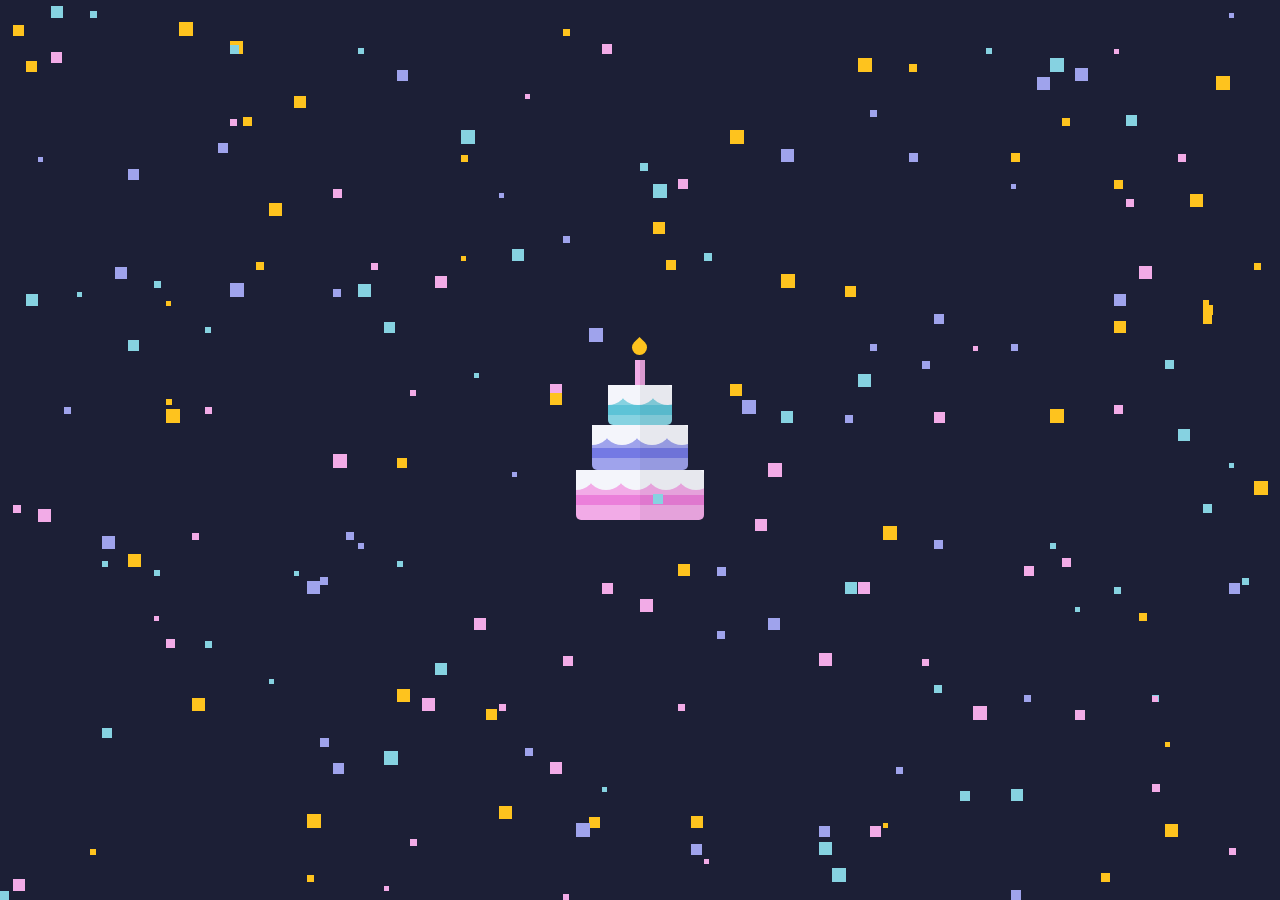
<file: index1.html>
<!DOCTYPE html>
<html lang="en" >
<head>
  <meta charset="UTF-8">
  <title>Birthday Cake</title>
  <link rel="icon" type="image/x-icon" href="cake.png">
  <link rel="stylesheet" href="./style1.css">
</head>
<body>
    <script>
    alert ('Haiiii ^~^')
    alert ('Untuk kamu yang sedang berulang Tahun')
    alert ('Selamat bertambah usia! Semoga diberi umur panjang, sehat selalu, dan selalu tetap semangat menjalani hidup karena kesuksesan di masa depan ditentukan oleh setiap usaha hari ini')
    alert ('Semoga ulang tahun ini memberimu semua kebahagiaan dan berkah yang layak kamu dapatkan.')
    alert ('Selamat Ulang Tahun')
      </script>
<!-- partial:index.partial.html -->
<div class="container">
  <div class="cake">
    <div class="tier tier-1">
      <div class="filling"></div>
      <div class="icing-group">
        <div class="icing"></div>
        <div class="icing"></div>
        <div class="icing"></div>
        <div class="icing"></div>
        <div class="icing"></div>
        <div class="icing"></div>
        <div class="icing"></div>
        <div class="icing"></div>
        <div class="icing"></div>
      </div>
    </div>
    <div class="tier tier-2">
      <div class="filling"></div>
      <div class="icing-group">
        <div class="icing"></div>
        <div class="icing"></div>
        <div class="icing"></div>
        <div class="icing"></div>
        <div class="icing"></div>
        <div class="icing"></div>
        <div class="icing"></div>
      </div>
    </div>
    <div class="tier tier-3">
      <div class="filling"></div>
      <div class="icing-group">
        <div class="icing"></div>
        <div class="icing"></div>
        <div class="icing"></div>
        <div class="icing"></div>
        <div class="icing"></div>
      </div>
    </div>
    <div class="candles">
      <div class="candle">
        <div class="flame">
          <div class="flame-in"></div>

        </div>
      </div>
    </div>
  </div>
</div>
<!-- partial -->
  <script  src="./script1.js"></script>
</body>
</html>
</file>
<file: style1.css>
html,
body {
  height: 100%;
  width: 100%;
  overflow: hidden;
  padding: 0;
  margin: 0;
}

body {
  position: relative;
  background: #1c1f36;
  display: flex;
  align-items: center;
  justify-content: center;
}

html {
  box-sizing: border-box;
}

*,
*:before,
*:after {
  box-sizing: inherit;
}

* {
  position: absolute;
}

*:before,
*:after {
  content: "";
  position: absolute;
}

.container {
  position: relative;
  display: flex;
  align-items: center;
  justify-content: center;
  width: 200px;
  height: 200px;
  display: flex;
  align-items: center;
  justify-content: center;
}

.cake {
  width: 80%;
  height: 80%;
  left: 10%;
  bottom: 15%;
}

.filling {
  height: 10px;
  width: 100%;
  background-color: rgba(0, 0, 0, 0.1);
  top: 50%;
}

.tier {
  left: 10%;
  width: 80%;
  height: 50px;
  border-radius: 5px;
}
.tier .icing-group {
  width: 100%;
  height: 30px;
  overflow: hidden;
}
.tier .icing-group .icing {
  border-radius: 0 0 20px 20px;
  width: 40px;
  height: 20px;
  background-color: #f4f5fb;
}
.tier:after {
  border-radius: 0 5px 5px 0;
  right: 0;
  width: 50%;
  height: 100%;
  background-color: rgba(0, 0, 0, 0.05);
}

.tier-1 {
  background-color: #f2abe7;
  bottom: 0;
}
.tier-1 .filling {
  background-color: #eb7fda;
}

.tier-2 {
  bottom: 50px;
  width: 60%;
  height: 45px;
  left: 20%;
  background-color: #9fa3ec;
}
.tier-2 .filling {
  background-color: #747ae4;
}

.tier-3 {
  bottom: 95px;
  width: 40%;
  height: 40px;
  left: 30%;
  background-color: #86d2e1;
}
.tier-3 .filling {
  background-color: #5dc3d7;
}

.icing:nth-child(1) {
  left: -20px;
}

.icing:nth-child(2) {
  left: 10px;
}

.icing:nth-child(3) {
  left: 40px;
}

.icing:nth-child(4) {
  left: 70px;
}

.icing:nth-child(5) {
  left: 100px;
}

.icing:nth-child(6) {
  left: 130px;
}

.icing:nth-child(7) {
  left: 160px;
}

.icing:nth-child(8) {
  left: 190px;
}

.icing:nth-child(9) {
  left: 220px;
}

.candles {
  width: 40%;
  left: 30%;
  height: 30px;
  bottom: 135px;
}
.candles .candle {
  background-color: #f2abe7;
  left: 27px;
  width: 10px;
  height: 25px;
  bottom: 0;
}
.candles .candle:after {
  width: 50%;
  height: 100%;
  right: 0;
  background-color: rgba(0, 0, 0, 0.1);
}
.candles .candle .flame {
  width: 15px;
  height: 15px;
  bottom: 30px;
  left: -3px;
}
.candles .candle .flame .flame-in {
  width: 100%;
  height: 100%;
  background-color: #fec31e;
  border-radius: 0 50% 50%;
  transform: rotate(45deg);
  -webkit-animation: flame 2s linear infinite;
          animation: flame 2s linear infinite;
}

@-webkit-keyframes flame {
  50% {
    transform: scale(0.8) rotate(45deg);
  }
}

@keyframes flame {
  50% {
    transform: scale(0.8) rotate(45deg);
  }
}
.confetti {
  position: absolute;
  z-index: 999;
}

.confetti .rotate {
  -webkit-animation: driftRotate 1s infinite both ease-in-out;
          animation: driftRotate 1s infinite both ease-in-out;
  width: 100%;
  height: 100%;
}

.confetti .askew {
  width: 100%;
  height: 100%;
  -webkit-animation: drift 1s infinite alternate both ease-in-out;
          animation: drift 1s infinite alternate both ease-in-out;
}

.confetti:nth-child(0) .askew {
  -webkit-animation-duration: 1.14s;
          animation-duration: 1.14s;
  -webkit-animation-delay: -0.912s;
          animation-delay: -0.912s;
}

.confetti:nth-child(0) .rotate {
  -webkit-animation-duration: 1.27s;
          animation-duration: 1.27s;
  -webkit-animation-delay: -0.4191s;
          animation-delay: -0.4191s;
}

.confetti:nth-child(1) .askew {
  -webkit-animation-duration: 1.72s;
          animation-duration: 1.72s;
  -webkit-animation-delay: -0.8772s;
          animation-delay: -0.8772s;
}

.confetti:nth-child(1) .rotate {
  -webkit-animation-duration: 1.17s;
          animation-duration: 1.17s;
  -webkit-animation-delay: -0.5499s;
          animation-delay: -0.5499s;
}

.confetti:nth-child(2) .askew {
  -webkit-animation-duration: 1.21s;
          animation-duration: 1.21s;
  -webkit-animation-delay: -0.968s;
          animation-delay: -0.968s;
}

.confetti:nth-child(2) .rotate {
  -webkit-animation-duration: 1.18s;
          animation-duration: 1.18s;
  -webkit-animation-delay: -0.1416s;
          animation-delay: -0.1416s;
}

.confetti:nth-child(3) .askew {
  -webkit-animation-duration: 1.01s;
          animation-duration: 1.01s;
  -webkit-animation-delay: -0.9898s;
          animation-delay: -0.9898s;
}

.confetti:nth-child(3) .rotate {
  -webkit-animation-duration: 1.65s;
          animation-duration: 1.65s;
  -webkit-animation-delay: -0.1155s;
          animation-delay: -0.1155s;
}

.confetti:nth-child(4) .askew {
  -webkit-animation-duration: 1.09s;
          animation-duration: 1.09s;
  -webkit-animation-delay: -0.981s;
          animation-delay: -0.981s;
}

.confetti:nth-child(4) .rotate {
  -webkit-animation-duration: 1.12s;
          animation-duration: 1.12s;
  -webkit-animation-delay: -0.224s;
          animation-delay: -0.224s;
}

.confetti:nth-child(5) .askew {
  -webkit-animation-duration: 1.56s;
          animation-duration: 1.56s;
  -webkit-animation-delay: -1.1388s;
          animation-delay: -1.1388s;
}

.confetti:nth-child(5) .rotate {
  -webkit-animation-duration: 1.9s;
          animation-duration: 1.9s;
  -webkit-animation-delay: -0.342s;
          animation-delay: -0.342s;
}

.confetti:nth-child(6) .askew {
  -webkit-animation-duration: 1.37s;
          animation-duration: 1.37s;
  -webkit-animation-delay: -0.5206s;
          animation-delay: -0.5206s;
}

.confetti:nth-child(6) .rotate {
  -webkit-animation-duration: 1.93s;
          animation-duration: 1.93s;
  -webkit-animation-delay: -1.737s;
          animation-delay: -1.737s;
}

.confetti:nth-child(7) .askew {
  -webkit-animation-duration: 1.67s;
          animation-duration: 1.67s;
  -webkit-animation-delay: -0.2839s;
          animation-delay: -0.2839s;
}

.confetti:nth-child(7) .rotate {
  -webkit-animation-duration: 1.18s;
          animation-duration: 1.18s;
  -webkit-animation-delay: -0.059s;
          animation-delay: -0.059s;
}

.confetti:nth-child(8) .askew {
  -webkit-animation-duration: 1.07s;
          animation-duration: 1.07s;
  -webkit-animation-delay: -0.9095s;
          animation-delay: -0.9095s;
}

.confetti:nth-child(8) .rotate {
  -webkit-animation-duration: 1.86s;
          animation-duration: 1.86s;
  -webkit-animation-delay: -0.2604s;
          animation-delay: -0.2604s;
}

.confetti:nth-child(9) .askew {
  -webkit-animation-duration: 1.8s;
          animation-duration: 1.8s;
  -webkit-animation-delay: -1.656s;
          animation-delay: -1.656s;
}

.confetti:nth-child(9) .rotate {
  -webkit-animation-duration: 1.64s;
          animation-duration: 1.64s;
  -webkit-animation-delay: -0.0164s;
          animation-delay: -0.0164s;
}

.confetti:nth-child(10) .askew {
  -webkit-animation-duration: 1.88s;
          animation-duration: 1.88s;
  -webkit-animation-delay: -0.47s;
          animation-delay: -0.47s;
}

.confetti:nth-child(10) .rotate {
  -webkit-animation-duration: 1.84s;
          animation-duration: 1.84s;
  -webkit-animation-delay: -1.6376s;
          animation-delay: -1.6376s;
}

.confetti:nth-child(11) .askew {
  -webkit-animation-duration: 1.83s;
          animation-duration: 1.83s;
  -webkit-animation-delay: -0.4758s;
          animation-delay: -0.4758s;
}

.confetti:nth-child(11) .rotate {
  -webkit-animation-duration: 1.26s;
          animation-duration: 1.26s;
  -webkit-animation-delay: -0.2646s;
          animation-delay: -0.2646s;
}

.confetti:nth-child(12) .askew {
  -webkit-animation-duration: 1.24s;
          animation-duration: 1.24s;
  -webkit-animation-delay: -0.5704s;
          animation-delay: -0.5704s;
}

.confetti:nth-child(12) .rotate {
  -webkit-animation-duration: 1.54s;
          animation-duration: 1.54s;
  -webkit-animation-delay: -1.3244s;
          animation-delay: -1.3244s;
}

.confetti:nth-child(13) .askew {
  -webkit-animation-duration: 1.29s;
          animation-duration: 1.29s;
  -webkit-animation-delay: -0.4644s;
          animation-delay: -0.4644s;
}

.confetti:nth-child(13) .rotate {
  -webkit-animation-duration: 1.33s;
          animation-duration: 1.33s;
  -webkit-animation-delay: -0.9044s;
          animation-delay: -0.9044s;
}

.confetti:nth-child(14) .askew {
  -webkit-animation-duration: 1.14s;
          animation-duration: 1.14s;
  -webkit-animation-delay: -0.4902s;
          animation-delay: -0.4902s;
}

.confetti:nth-child(14) .rotate {
  -webkit-animation-duration: 1.85s;
          animation-duration: 1.85s;
  -webkit-animation-delay: -0.2035s;
          animation-delay: -0.2035s;
}

.confetti:nth-child(15) .askew {
  -webkit-animation-duration: 1.63s;
          animation-duration: 1.63s;
  -webkit-animation-delay: -0.9617s;
          animation-delay: -0.9617s;
}

.confetti:nth-child(15) .rotate {
  -webkit-animation-duration: 1.75s;
          animation-duration: 1.75s;
  -webkit-animation-delay: -1.26s;
          animation-delay: -1.26s;
}

.confetti:nth-child(16) .askew {
  -webkit-animation-duration: 1.17s;
          animation-duration: 1.17s;
  -webkit-animation-delay: -0.1521s;
          animation-delay: -0.1521s;
}

.confetti:nth-child(16) .rotate {
  -webkit-animation-duration: 1.98s;
          animation-duration: 1.98s;
  -webkit-animation-delay: -1.98s;
          animation-delay: -1.98s;
}

.confetti:nth-child(17) .askew {
  -webkit-animation-duration: 1.74s;
          animation-duration: 1.74s;
  -webkit-animation-delay: -1.305s;
          animation-delay: -1.305s;
}

.confetti:nth-child(17) .rotate {
  -webkit-animation-duration: 1.53s;
          animation-duration: 1.53s;
  -webkit-animation-delay: -0.918s;
          animation-delay: -0.918s;
}

.confetti:nth-child(18) .askew {
  -webkit-animation-duration: 1.22s;
          animation-duration: 1.22s;
  -webkit-animation-delay: -0.2196s;
          animation-delay: -0.2196s;
}

.confetti:nth-child(18) .rotate {
  -webkit-animation-duration: 1.51s;
          animation-duration: 1.51s;
  -webkit-animation-delay: -1.4647s;
          animation-delay: -1.4647s;
}

.confetti:nth-child(19) .askew {
  -webkit-animation-duration: 1.32s;
          animation-duration: 1.32s;
  -webkit-animation-delay: -0.3036s;
          animation-delay: -0.3036s;
}

.confetti:nth-child(19) .rotate {
  -webkit-animation-duration: 1.9s;
          animation-duration: 1.9s;
  -webkit-animation-delay: -0.361s;
          animation-delay: -0.361s;
}

.confetti:nth-child(20) .askew {
  -webkit-animation-duration: 1.42s;
          animation-duration: 1.42s;
  -webkit-animation-delay: -0.6958s;
          animation-delay: -0.6958s;
}

.confetti:nth-child(20) .rotate {
  -webkit-animation-duration: 1.72s;
          animation-duration: 1.72s;
  -webkit-animation-delay: -0.1376s;
          animation-delay: -0.1376s;
}

.confetti:nth-child(21) .askew {
  -webkit-animation-duration: 1.94s;
          animation-duration: 1.94s;
  -webkit-animation-delay: -1.746s;
          animation-delay: -1.746s;
}

.confetti:nth-child(21) .rotate {
  -webkit-animation-duration: 1.02s;
          animation-duration: 1.02s;
  -webkit-animation-delay: -0.5712s;
          animation-delay: -0.5712s;
}

.confetti:nth-child(22) .askew {
  -webkit-animation-duration: 1.1s;
          animation-duration: 1.1s;
  -webkit-animation-delay: -1.034s;
          animation-delay: -1.034s;
}

.confetti:nth-child(22) .rotate {
  -webkit-animation-duration: 1.67s;
          animation-duration: 1.67s;
  -webkit-animation-delay: -0.6179s;
          animation-delay: -0.6179s;
}

.confetti:nth-child(23) .askew {
  -webkit-animation-duration: 1.99s;
          animation-duration: 1.99s;
  -webkit-animation-delay: -0.5771s;
          animation-delay: -0.5771s;
}

.confetti:nth-child(23) .rotate {
  -webkit-animation-duration: 1.73s;
          animation-duration: 1.73s;
  -webkit-animation-delay: -1.384s;
          animation-delay: -1.384s;
}

.confetti:nth-child(24) .askew {
  -webkit-animation-duration: 1.63s;
          animation-duration: 1.63s;
  -webkit-animation-delay: -0.7498s;
          animation-delay: -0.7498s;
}

.confetti:nth-child(24) .rotate {
  -webkit-animation-duration: 1.53s;
          animation-duration: 1.53s;
  -webkit-animation-delay: -1.3158s;
          animation-delay: -1.3158s;
}

.confetti:nth-child(25) .askew {
  -webkit-animation-duration: 1.46s;
          animation-duration: 1.46s;
  -webkit-animation-delay: -1.2848s;
          animation-delay: -1.2848s;
}

.confetti:nth-child(25) .rotate {
  -webkit-animation-duration: 1.46s;
          animation-duration: 1.46s;
  -webkit-animation-delay: -1.3286s;
          animation-delay: -1.3286s;
}

.confetti:nth-child(26) .askew {
  -webkit-animation-duration: 1.66s;
          animation-duration: 1.66s;
  -webkit-animation-delay: -0.5644s;
          animation-delay: -0.5644s;
}

.confetti:nth-child(26) .rotate {
  -webkit-animation-duration: 1.18s;
          animation-duration: 1.18s;
  -webkit-animation-delay: -0.7198s;
          animation-delay: -0.7198s;
}

.confetti:nth-child(27) .askew {
  -webkit-animation-duration: 1.44s;
          animation-duration: 1.44s;
  -webkit-animation-delay: -0.1296s;
          animation-delay: -0.1296s;
}

.confetti:nth-child(27) .rotate {
  -webkit-animation-duration: 1.63s;
          animation-duration: 1.63s;
  -webkit-animation-delay: -1.1084s;
          animation-delay: -1.1084s;
}

.confetti:nth-child(28) .askew {
  -webkit-animation-duration: 1.24s;
          animation-duration: 1.24s;
  -webkit-animation-delay: -0.0744s;
          animation-delay: -0.0744s;
}

.confetti:nth-child(28) .rotate {
  -webkit-animation-duration: 1.45s;
          animation-duration: 1.45s;
  -webkit-animation-delay: -0.3335s;
          animation-delay: -0.3335s;
}

.confetti:nth-child(29) .askew {
  -webkit-animation-duration: 1.22s;
          animation-duration: 1.22s;
  -webkit-animation-delay: -1.1346s;
          animation-delay: -1.1346s;
}

.confetti:nth-child(29) .rotate {
  -webkit-animation-duration: 1.05s;
          animation-duration: 1.05s;
  -webkit-animation-delay: -0.714s;
          animation-delay: -0.714s;
}

.confetti:nth-child(30) .askew {
  -webkit-animation-duration: 1.43s;
          animation-duration: 1.43s;
  -webkit-animation-delay: -0.6435s;
          animation-delay: -0.6435s;
}

.confetti:nth-child(30) .rotate {
  -webkit-animation-duration: 1.42s;
          animation-duration: 1.42s;
  -webkit-animation-delay: -0.9372s;
          animation-delay: -0.9372s;
}

.confetti:nth-child(31) .askew {
  -webkit-animation-duration: 1.53s;
          animation-duration: 1.53s;
  -webkit-animation-delay: -0.0153s;
          animation-delay: -0.0153s;
}

.confetti:nth-child(31) .rotate {
  -webkit-animation-duration: 1.65s;
          animation-duration: 1.65s;
  -webkit-animation-delay: -0.1815s;
          animation-delay: -0.1815s;
}

.confetti:nth-child(32) .askew {
  -webkit-animation-duration: 1.51s;
          animation-duration: 1.51s;
  -webkit-animation-delay: -1.1325s;
          animation-delay: -1.1325s;
}

.confetti:nth-child(32) .rotate {
  -webkit-animation-duration: 1.79s;
          animation-duration: 1.79s;
  -webkit-animation-delay: -1.1098s;
          animation-delay: -1.1098s;
}

.confetti:nth-child(33) .askew {
  -webkit-animation-duration: 1.05s;
          animation-duration: 1.05s;
  -webkit-animation-delay: -0.8295s;
          animation-delay: -0.8295s;
}

.confetti:nth-child(33) .rotate {
  -webkit-animation-duration: 1.76s;
          animation-duration: 1.76s;
  -webkit-animation-delay: -0.3344s;
          animation-delay: -0.3344s;
}

.confetti:nth-child(34) .askew {
  -webkit-animation-duration: 1.09s;
          animation-duration: 1.09s;
  -webkit-animation-delay: -0.8284s;
          animation-delay: -0.8284s;
}

.confetti:nth-child(34) .rotate {
  -webkit-animation-duration: 1.99s;
          animation-duration: 1.99s;
  -webkit-animation-delay: -0.7164s;
          animation-delay: -0.7164s;
}

.confetti:nth-child(35) .askew {
  -webkit-animation-duration: 1.22s;
          animation-duration: 1.22s;
  -webkit-animation-delay: -0.9516s;
          animation-delay: -0.9516s;
}

.confetti:nth-child(35) .rotate {
  -webkit-animation-duration: 1.84s;
          animation-duration: 1.84s;
  -webkit-animation-delay: -0.8464s;
          animation-delay: -0.8464s;
}

.confetti:nth-child(36) .askew {
  -webkit-animation-duration: 1.63s;
          animation-duration: 1.63s;
  -webkit-animation-delay: -0.163s;
          animation-delay: -0.163s;
}

.confetti:nth-child(36) .rotate {
  -webkit-animation-duration: 1.14s;
          animation-duration: 1.14s;
  -webkit-animation-delay: -0.7068s;
          animation-delay: -0.7068s;
}

.confetti:nth-child(37) .askew {
  -webkit-animation-duration: 1.83s;
          animation-duration: 1.83s;
  -webkit-animation-delay: -1.0248s;
          animation-delay: -1.0248s;
}

.confetti:nth-child(37) .rotate {
  -webkit-animation-duration: 1.85s;
          animation-duration: 1.85s;
  -webkit-animation-delay: -0.333s;
          animation-delay: -0.333s;
}

.confetti:nth-child(38) .askew {
  -webkit-animation-duration: 1.44s;
          animation-duration: 1.44s;
  -webkit-animation-delay: -0.3456s;
          animation-delay: -0.3456s;
}

.confetti:nth-child(38) .rotate {
  -webkit-animation-duration: 1.55s;
          animation-duration: 1.55s;
  -webkit-animation-delay: -0.186s;
          animation-delay: -0.186s;
}

.confetti:nth-child(39) .askew {
  -webkit-animation-duration: 1.2s;
          animation-duration: 1.2s;
  -webkit-animation-delay: -0.324s;
          animation-delay: -0.324s;
}

.confetti:nth-child(39) .rotate {
  -webkit-animation-duration: 1.71s;
          animation-duration: 1.71s;
  -webkit-animation-delay: -1.0773s;
          animation-delay: -1.0773s;
}

.confetti:nth-child(40) .askew {
  -webkit-animation-duration: 1.8s;
          animation-duration: 1.8s;
  -webkit-animation-delay: -1.296s;
          animation-delay: -1.296s;
}

.confetti:nth-child(40) .rotate {
  -webkit-animation-duration: 1.35s;
          animation-duration: 1.35s;
  -webkit-animation-delay: -1.2285s;
          animation-delay: -1.2285s;
}

.confetti:nth-child(41) .askew {
  -webkit-animation-duration: 1.54s;
          animation-duration: 1.54s;
  -webkit-animation-delay: -0.7238s;
          animation-delay: -0.7238s;
}

.confetti:nth-child(41) .rotate {
  -webkit-animation-duration: 1.63s;
          animation-duration: 1.63s;
  -webkit-animation-delay: -0.6683s;
          animation-delay: -0.6683s;
}

.confetti:nth-child(42) .askew {
  -webkit-animation-duration: 1.51s;
          animation-duration: 1.51s;
  -webkit-animation-delay: -1.1476s;
          animation-delay: -1.1476s;
}

.confetti:nth-child(42) .rotate {
  -webkit-animation-duration: 1.27s;
          animation-duration: 1.27s;
  -webkit-animation-delay: -0.7239s;
          animation-delay: -0.7239s;
}

.confetti:nth-child(43) .askew {
  -webkit-animation-duration: 1.69s;
          animation-duration: 1.69s;
  -webkit-animation-delay: -1.5379s;
          animation-delay: -1.5379s;
}

.confetti:nth-child(43) .rotate {
  -webkit-animation-duration: 1.08s;
          animation-duration: 1.08s;
  -webkit-animation-delay: -0.7128s;
          animation-delay: -0.7128s;
}

.confetti:nth-child(44) .askew {
  -webkit-animation-duration: 1.31s;
          animation-duration: 1.31s;
  -webkit-animation-delay: -0.2358s;
          animation-delay: -0.2358s;
}

.confetti:nth-child(44) .rotate {
  -webkit-animation-duration: 1.59s;
          animation-duration: 1.59s;
  -webkit-animation-delay: -0.2226s;
          animation-delay: -0.2226s;
}

.confetti:nth-child(45) .askew {
  -webkit-animation-duration: 1.81s;
          animation-duration: 1.81s;
  -webkit-animation-delay: -1.7738s;
          animation-delay: -1.7738s;
}

.confetti:nth-child(45) .rotate {
  -webkit-animation-duration: 1.01s;
          animation-duration: 1.01s;
  -webkit-animation-delay: -0.5151s;
          animation-delay: -0.5151s;
}

.confetti:nth-child(46) .askew {
  -webkit-animation-duration: 1.89s;
          animation-duration: 1.89s;
  -webkit-animation-delay: -0.3591s;
          animation-delay: -0.3591s;
}

.confetti:nth-child(46) .rotate {
  -webkit-animation-duration: 1.22s;
          animation-duration: 1.22s;
  -webkit-animation-delay: -0.5368s;
          animation-delay: -0.5368s;
}

.confetti:nth-child(47) .askew {
  -webkit-animation-duration: 1.89s;
          animation-duration: 1.89s;
  -webkit-animation-delay: -1.4364s;
          animation-delay: -1.4364s;
}

.confetti:nth-child(47) .rotate {
  -webkit-animation-duration: 1.5s;
          animation-duration: 1.5s;
  -webkit-animation-delay: -1.215s;
          animation-delay: -1.215s;
}

.confetti:nth-child(48) .askew {
  -webkit-animation-duration: 1.5s;
          animation-duration: 1.5s;
  -webkit-animation-delay: -0.39s;
          animation-delay: -0.39s;
}

.confetti:nth-child(48) .rotate {
  -webkit-animation-duration: 1.36s;
          animation-duration: 1.36s;
  -webkit-animation-delay: -1.1968s;
          animation-delay: -1.1968s;
}

.confetti:nth-child(49) .askew {
  -webkit-animation-duration: 1.18s;
          animation-duration: 1.18s;
  -webkit-animation-delay: -0.8968s;
          animation-delay: -0.8968s;
}

.confetti:nth-child(49) .rotate {
  -webkit-animation-duration: 1.35s;
          animation-duration: 1.35s;
  -webkit-animation-delay: -0.567s;
          animation-delay: -0.567s;
}

.confetti:nth-child(50) .askew {
  -webkit-animation-duration: 1.93s;
          animation-duration: 1.93s;
  -webkit-animation-delay: -0.965s;
          animation-delay: -0.965s;
}

.confetti:nth-child(50) .rotate {
  -webkit-animation-duration: 1.26s;
          animation-duration: 1.26s;
  -webkit-animation-delay: -0.6678s;
          animation-delay: -0.6678s;
}

.confetti:nth-child(51) .askew {
  -webkit-animation-duration: 1.87s;
          animation-duration: 1.87s;
  -webkit-animation-delay: -0.6919s;
          animation-delay: -0.6919s;
}

.confetti:nth-child(51) .rotate {
  -webkit-animation-duration: 1.17s;
          animation-duration: 1.17s;
  -webkit-animation-delay: -0.4212s;
          animation-delay: -0.4212s;
}

.confetti:nth-child(52) .askew {
  -webkit-animation-duration: 1.38s;
          animation-duration: 1.38s;
  -webkit-animation-delay: -0.9246s;
          animation-delay: -0.9246s;
}

.confetti:nth-child(52) .rotate {
  -webkit-animation-duration: 1.1s;
          animation-duration: 1.1s;
  -webkit-animation-delay: -0.671s;
          animation-delay: -0.671s;
}

.confetti:nth-child(53) .askew {
  -webkit-animation-duration: 1.59s;
          animation-duration: 1.59s;
  -webkit-animation-delay: -0.3657s;
          animation-delay: -0.3657s;
}

.confetti:nth-child(53) .rotate {
  -webkit-animation-duration: 1.49s;
          animation-duration: 1.49s;
  -webkit-animation-delay: -0.8046s;
          animation-delay: -0.8046s;
}

.confetti:nth-child(54) .askew {
  -webkit-animation-duration: 1.5s;
          animation-duration: 1.5s;
  -webkit-animation-delay: -1.44s;
          animation-delay: -1.44s;
}

.confetti:nth-child(54) .rotate {
  -webkit-animation-duration: 1.15s;
          animation-duration: 1.15s;
  -webkit-animation-delay: -0.4255s;
          animation-delay: -0.4255s;
}

.confetti:nth-child(55) .askew {
  -webkit-animation-duration: 1.05s;
          animation-duration: 1.05s;
  -webkit-animation-delay: -0.3675s;
          animation-delay: -0.3675s;
}

.confetti:nth-child(55) .rotate {
  -webkit-animation-duration: 1.95s;
          animation-duration: 1.95s;
  -webkit-animation-delay: -0.6825s;
          animation-delay: -0.6825s;
}

.confetti:nth-child(56) .askew {
  -webkit-animation-duration: 1.01s;
          animation-duration: 1.01s;
  -webkit-animation-delay: -0.2828s;
          animation-delay: -0.2828s;
}

.confetti:nth-child(56) .rotate {
  -webkit-animation-duration: 1.02s;
          animation-duration: 1.02s;
  -webkit-animation-delay: -0.0306s;
          animation-delay: -0.0306s;
}

.confetti:nth-child(57) .askew {
  -webkit-animation-duration: 1.96s;
          animation-duration: 1.96s;
  -webkit-animation-delay: -0.7252s;
          animation-delay: -0.7252s;
}

.confetti:nth-child(57) .rotate {
  -webkit-animation-duration: 1.55s;
          animation-duration: 1.55s;
  -webkit-animation-delay: -0.124s;
          animation-delay: -0.124s;
}

.confetti:nth-child(58) .askew {
  -webkit-animation-duration: 1.98s;
          animation-duration: 1.98s;
  -webkit-animation-delay: -1.5246s;
          animation-delay: -1.5246s;
}

.confetti:nth-child(58) .rotate {
  -webkit-animation-duration: 1.19s;
          animation-duration: 1.19s;
  -webkit-animation-delay: -0.3689s;
          animation-delay: -0.3689s;
}

.confetti:nth-child(59) .askew {
  -webkit-animation-duration: 1.67s;
          animation-duration: 1.67s;
  -webkit-animation-delay: -1.1857s;
          animation-delay: -1.1857s;
}

.confetti:nth-child(59) .rotate {
  -webkit-animation-duration: 1.03s;
          animation-duration: 1.03s;
  -webkit-animation-delay: -0.2884s;
          animation-delay: -0.2884s;
}

.confetti:nth-child(60) .askew {
  -webkit-animation-duration: 1.54s;
          animation-duration: 1.54s;
  -webkit-animation-delay: -0.2002s;
          animation-delay: -0.2002s;
}

.confetti:nth-child(60) .rotate {
  -webkit-animation-duration: 1.64s;
          animation-duration: 1.64s;
  -webkit-animation-delay: -1.4104s;
          animation-delay: -1.4104s;
}

.confetti:nth-child(61) .askew {
  -webkit-animation-duration: 1.09s;
          animation-duration: 1.09s;
  -webkit-animation-delay: -1.0464s;
          animation-delay: -1.0464s;
}

.confetti:nth-child(61) .rotate {
  -webkit-animation-duration: 1.45s;
          animation-duration: 1.45s;
  -webkit-animation-delay: -0.464s;
          animation-delay: -0.464s;
}

.confetti:nth-child(62) .askew {
  -webkit-animation-duration: 1.57s;
          animation-duration: 1.57s;
  -webkit-animation-delay: -1.413s;
          animation-delay: -1.413s;
}

.confetti:nth-child(62) .rotate {
  -webkit-animation-duration: 1.05s;
          animation-duration: 1.05s;
  -webkit-animation-delay: -0.5985s;
          animation-delay: -0.5985s;
}

.confetti:nth-child(63) .askew {
  -webkit-animation-duration: 1.09s;
          animation-duration: 1.09s;
  -webkit-animation-delay: -0.981s;
          animation-delay: -0.981s;
}

.confetti:nth-child(63) .rotate {
  -webkit-animation-duration: 1.49s;
          animation-duration: 1.49s;
  -webkit-animation-delay: -0.7599s;
          animation-delay: -0.7599s;
}

.confetti:nth-child(64) .askew {
  -webkit-animation-duration: 1.57s;
          animation-duration: 1.57s;
  -webkit-animation-delay: -1.5543s;
          animation-delay: -1.5543s;
}

.confetti:nth-child(64) .rotate {
  -webkit-animation-duration: 1.81s;
          animation-duration: 1.81s;
  -webkit-animation-delay: -0.8145s;
          animation-delay: -0.8145s;
}

.confetti:nth-child(65) .askew {
  -webkit-animation-duration: 1.37s;
          animation-duration: 1.37s;
  -webkit-animation-delay: -0.4247s;
          animation-delay: -0.4247s;
}

.confetti:nth-child(65) .rotate {
  -webkit-animation-duration: 1.95s;
          animation-duration: 1.95s;
  -webkit-animation-delay: -1.6965s;
          animation-delay: -1.6965s;
}

.confetti:nth-child(66) .askew {
  -webkit-animation-duration: 1.13s;
          animation-duration: 1.13s;
  -webkit-animation-delay: -1.0622s;
          animation-delay: -1.0622s;
}

.confetti:nth-child(66) .rotate {
  -webkit-animation-duration: 1.79s;
          animation-duration: 1.79s;
  -webkit-animation-delay: -0.7876s;
          animation-delay: -0.7876s;
}

.confetti:nth-child(67) .askew {
  -webkit-animation-duration: 1.17s;
          animation-duration: 1.17s;
  -webkit-animation-delay: -1.1583s;
          animation-delay: -1.1583s;
}

.confetti:nth-child(67) .rotate {
  -webkit-animation-duration: 1.81s;
          animation-duration: 1.81s;
  -webkit-animation-delay: -0.5249s;
          animation-delay: -0.5249s;
}

.confetti:nth-child(68) .askew {
  -webkit-animation-duration: 1.58s;
          animation-duration: 1.58s;
  -webkit-animation-delay: -1.5484s;
          animation-delay: -1.5484s;
}

.confetti:nth-child(68) .rotate {
  -webkit-animation-duration: 1.52s;
          animation-duration: 1.52s;
  -webkit-animation-delay: -0.8208s;
          animation-delay: -0.8208s;
}

.confetti:nth-child(69) .askew {
  -webkit-animation-duration: 1.89s;
          animation-duration: 1.89s;
  -webkit-animation-delay: -0.3969s;
          animation-delay: -0.3969s;
}

.confetti:nth-child(69) .rotate {
  -webkit-animation-duration: 1.51s;
          animation-duration: 1.51s;
  -webkit-animation-delay: -0.4681s;
          animation-delay: -0.4681s;
}

.confetti:nth-child(70) .askew {
  -webkit-animation-duration: 1.54s;
          animation-duration: 1.54s;
  -webkit-animation-delay: -1.4168s;
          animation-delay: -1.4168s;
}

.confetti:nth-child(70) .rotate {
  -webkit-animation-duration: 1.63s;
          animation-duration: 1.63s;
  -webkit-animation-delay: -0.0163s;
          animation-delay: -0.0163s;
}

.confetti:nth-child(71) .askew {
  -webkit-animation-duration: 1.89s;
          animation-duration: 1.89s;
  -webkit-animation-delay: -1.2096s;
          animation-delay: -1.2096s;
}

.confetti:nth-child(71) .rotate {
  -webkit-animation-duration: 1.09s;
          animation-duration: 1.09s;
  -webkit-animation-delay: -0.2507s;
          animation-delay: -0.2507s;
}

.confetti:nth-child(72) .askew {
  -webkit-animation-duration: 1.23s;
          animation-duration: 1.23s;
  -webkit-animation-delay: -1.2054s;
          animation-delay: -1.2054s;
}

.confetti:nth-child(72) .rotate {
  -webkit-animation-duration: 1.25s;
          animation-duration: 1.25s;
  -webkit-animation-delay: -1.2375s;
          animation-delay: -1.2375s;
}

.confetti:nth-child(73) .askew {
  -webkit-animation-duration: 1.86s;
          animation-duration: 1.86s;
  -webkit-animation-delay: -0.3348s;
          animation-delay: -0.3348s;
}

.confetti:nth-child(73) .rotate {
  -webkit-animation-duration: 1.95s;
          animation-duration: 1.95s;
  -webkit-animation-delay: -0.5655s;
          animation-delay: -0.5655s;
}

.confetti:nth-child(74) .askew {
  -webkit-animation-duration: 1.06s;
          animation-duration: 1.06s;
  -webkit-animation-delay: -0.7844s;
          animation-delay: -0.7844s;
}

.confetti:nth-child(74) .rotate {
  -webkit-animation-duration: 1.48s;
          animation-duration: 1.48s;
  -webkit-animation-delay: -1.0064s;
          animation-delay: -1.0064s;
}

.confetti:nth-child(75) .askew {
  -webkit-animation-duration: 1.51s;
          animation-duration: 1.51s;
  -webkit-animation-delay: -0.4379s;
          animation-delay: -0.4379s;
}

.confetti:nth-child(75) .rotate {
  -webkit-animation-duration: 1.54s;
          animation-duration: 1.54s;
  -webkit-animation-delay: -1.2782s;
          animation-delay: -1.2782s;
}

.confetti:nth-child(76) .askew {
  -webkit-animation-duration: 1.83s;
          animation-duration: 1.83s;
  -webkit-animation-delay: -1.1895s;
          animation-delay: -1.1895s;
}

.confetti:nth-child(76) .rotate {
  -webkit-animation-duration: 1.88s;
          animation-duration: 1.88s;
  -webkit-animation-delay: -1.598s;
          animation-delay: -1.598s;
}

.confetti:nth-child(77) .askew {
  -webkit-animation-duration: 1.29s;
          animation-duration: 1.29s;
  -webkit-animation-delay: -1.0965s;
          animation-delay: -1.0965s;
}

.confetti:nth-child(77) .rotate {
  -webkit-animation-duration: 1.03s;
          animation-duration: 1.03s;
  -webkit-animation-delay: -0.927s;
          animation-delay: -0.927s;
}

.confetti:nth-child(78) .askew {
  -webkit-animation-duration: 1.54s;
          animation-duration: 1.54s;
  -webkit-animation-delay: -0.9856s;
          animation-delay: -0.9856s;
}

.confetti:nth-child(78) .rotate {
  -webkit-animation-duration: 1.38s;
          animation-duration: 1.38s;
  -webkit-animation-delay: -0.8004s;
          animation-delay: -0.8004s;
}

.confetti:nth-child(79) .askew {
  -webkit-animation-duration: 1.58s;
          animation-duration: 1.58s;
  -webkit-animation-delay: -0.3476s;
          animation-delay: -0.3476s;
}

.confetti:nth-child(79) .rotate {
  -webkit-animation-duration: 1.22s;
          animation-duration: 1.22s;
  -webkit-animation-delay: -0.5124s;
          animation-delay: -0.5124s;
}

.confetti:nth-child(80) .askew {
  -webkit-animation-duration: 1.88s;
          animation-duration: 1.88s;
  -webkit-animation-delay: -1.0904s;
          animation-delay: -1.0904s;
}

.confetti:nth-child(80) .rotate {
  -webkit-animation-duration: 1.04s;
          animation-duration: 1.04s;
  -webkit-animation-delay: -0.7904s;
          animation-delay: -0.7904s;
}

.confetti:nth-child(81) .askew {
  -webkit-animation-duration: 1.82s;
          animation-duration: 1.82s;
  -webkit-animation-delay: -0.8918s;
          animation-delay: -0.8918s;
}

.confetti:nth-child(81) .rotate {
  -webkit-animation-duration: 1.88s;
          animation-duration: 1.88s;
  -webkit-animation-delay: -1.2784s;
          animation-delay: -1.2784s;
}

.confetti:nth-child(82) .askew {
  -webkit-animation-duration: 1.8s;
          animation-duration: 1.8s;
  -webkit-animation-delay: -0.738s;
          animation-delay: -0.738s;
}

.confetti:nth-child(82) .rotate {
  -webkit-animation-duration: 1.37s;
          animation-duration: 1.37s;
  -webkit-animation-delay: -0.3973s;
          animation-delay: -0.3973s;
}

.confetti:nth-child(83) .askew {
  -webkit-animation-duration: 1.63s;
          animation-duration: 1.63s;
  -webkit-animation-delay: -0.6357s;
          animation-delay: -0.6357s;
}

.confetti:nth-child(83) .rotate {
  -webkit-animation-duration: 1.06s;
          animation-duration: 1.06s;
  -webkit-animation-delay: -0.4664s;
          animation-delay: -0.4664s;
}

.confetti:nth-child(84) .askew {
  -webkit-animation-duration: 1.37s;
          animation-duration: 1.37s;
  -webkit-animation-delay: -1.2604s;
          animation-delay: -1.2604s;
}

.confetti:nth-child(84) .rotate {
  -webkit-animation-duration: 1.68s;
          animation-duration: 1.68s;
  -webkit-animation-delay: -0.9744s;
          animation-delay: -0.9744s;
}

.confetti:nth-child(85) .askew {
  -webkit-animation-duration: 1.33s;
          animation-duration: 1.33s;
  -webkit-animation-delay: -0.0399s;
          animation-delay: -0.0399s;
}

.confetti:nth-child(85) .rotate {
  -webkit-animation-duration: 1.12s;
          animation-duration: 1.12s;
  -webkit-animation-delay: -0.4032s;
          animation-delay: -0.4032s;
}

.confetti:nth-child(86) .askew {
  -webkit-animation-duration: 1.38s;
          animation-duration: 1.38s;
  -webkit-animation-delay: -0.0414s;
          animation-delay: -0.0414s;
}

.confetti:nth-child(86) .rotate {
  -webkit-animation-duration: 1.84s;
          animation-duration: 1.84s;
  -webkit-animation-delay: -0.3864s;
          animation-delay: -0.3864s;
}

.confetti:nth-child(87) .askew {
  -webkit-animation-duration: 1.39s;
          animation-duration: 1.39s;
  -webkit-animation-delay: -1.0425s;
          animation-delay: -1.0425s;
}

.confetti:nth-child(87) .rotate {
  -webkit-animation-duration: 1.78s;
          animation-duration: 1.78s;
  -webkit-animation-delay: -0.0712s;
          animation-delay: -0.0712s;
}

.confetti:nth-child(88) .askew {
  -webkit-animation-duration: 1.41s;
          animation-duration: 1.41s;
  -webkit-animation-delay: -1.2972s;
          animation-delay: -1.2972s;
}

.confetti:nth-child(88) .rotate {
  -webkit-animation-duration: 1.25s;
          animation-duration: 1.25s;
  -webkit-animation-delay: -0.35s;
          animation-delay: -0.35s;
}

.confetti:nth-child(89) .askew {
  -webkit-animation-duration: 1.08s;
          animation-duration: 1.08s;
  -webkit-animation-delay: -0.0324s;
          animation-delay: -0.0324s;
}

.confetti:nth-child(89) .rotate {
  -webkit-animation-duration: 1.5s;
          animation-duration: 1.5s;
  -webkit-animation-delay: -0.765s;
          animation-delay: -0.765s;
}

.confetti:nth-child(90) .askew {
  -webkit-animation-duration: 1.46s;
          animation-duration: 1.46s;
  -webkit-animation-delay: -0.7154s;
          animation-delay: -0.7154s;
}

.confetti:nth-child(90) .rotate {
  -webkit-animation-duration: 1.37s;
          animation-duration: 1.37s;
  -webkit-animation-delay: -0.4795s;
          animation-delay: -0.4795s;
}

.confetti:nth-child(91) .askew {
  -webkit-animation-duration: 1.35s;
          animation-duration: 1.35s;
  -webkit-animation-delay: -0.4455s;
          animation-delay: -0.4455s;
}

.confetti:nth-child(91) .rotate {
  -webkit-animation-duration: 1.55s;
          animation-duration: 1.55s;
  -webkit-animation-delay: -0.1085s;
          animation-delay: -0.1085s;
}

.confetti:nth-child(92) .askew {
  -webkit-animation-duration: 1.41s;
          animation-duration: 1.41s;
  -webkit-animation-delay: -0.0564s;
          animation-delay: -0.0564s;
}

.confetti:nth-child(92) .rotate {
  -webkit-animation-duration: 1.35s;
          animation-duration: 1.35s;
  -webkit-animation-delay: -0.0405s;
          animation-delay: -0.0405s;
}

.confetti:nth-child(93) .askew {
  -webkit-animation-duration: 1.4s;
          animation-duration: 1.4s;
  -webkit-animation-delay: -1.12s;
          animation-delay: -1.12s;
}

.confetti:nth-child(93) .rotate {
  -webkit-animation-duration: 1.64s;
          animation-duration: 1.64s;
  -webkit-animation-delay: -1.1316s;
          animation-delay: -1.1316s;
}

.confetti:nth-child(94) .askew {
  -webkit-animation-duration: 1.12s;
          animation-duration: 1.12s;
  -webkit-animation-delay: -0.0336s;
          animation-delay: -0.0336s;
}

.confetti:nth-child(94) .rotate {
  -webkit-animation-duration: 1.04s;
          animation-duration: 1.04s;
  -webkit-animation-delay: -0.4368s;
          animation-delay: -0.4368s;
}

.confetti:nth-child(95) .askew {
  -webkit-animation-duration: 1.74s;
          animation-duration: 1.74s;
  -webkit-animation-delay: -0.0522s;
          animation-delay: -0.0522s;
}

.confetti:nth-child(95) .rotate {
  -webkit-animation-duration: 1.24s;
          animation-duration: 1.24s;
  -webkit-animation-delay: -0.992s;
          animation-delay: -0.992s;
}

.confetti:nth-child(96) .askew {
  -webkit-animation-duration: 1.36s;
          animation-duration: 1.36s;
  -webkit-animation-delay: -0.1904s;
          animation-delay: -0.1904s;
}

.confetti:nth-child(96) .rotate {
  -webkit-animation-duration: 1.1s;
          animation-duration: 1.1s;
  -webkit-animation-delay: -0.726s;
          animation-delay: -0.726s;
}

.confetti:nth-child(97) .askew {
  -webkit-animation-duration: 1.37s;
          animation-duration: 1.37s;
  -webkit-animation-delay: -1.0412s;
          animation-delay: -1.0412s;
}

.confetti:nth-child(97) .rotate {
  -webkit-animation-duration: 1.44s;
          animation-duration: 1.44s;
  -webkit-animation-delay: -1.1088s;
          animation-delay: -1.1088s;
}

.confetti:nth-child(98) .askew {
  -webkit-animation-duration: 1.78s;
          animation-duration: 1.78s;
  -webkit-animation-delay: -0.7654s;
          animation-delay: -0.7654s;
}

.confetti:nth-child(98) .rotate {
  -webkit-animation-duration: 1.2s;
          animation-duration: 1.2s;
  -webkit-animation-delay: -0.168s;
          animation-delay: -0.168s;
}

.confetti:nth-child(99) .askew {
  -webkit-animation-duration: 1.39s;
          animation-duration: 1.39s;
  -webkit-animation-delay: -0.0278s;
          animation-delay: -0.0278s;
}

.confetti:nth-child(99) .rotate {
  -webkit-animation-duration: 1.44s;
          animation-duration: 1.44s;
  -webkit-animation-delay: -1.3248s;
          animation-delay: -1.3248s;
}

.confetti:nth-child(100) .askew {
  -webkit-animation-duration: 1.58s;
          animation-duration: 1.58s;
  -webkit-animation-delay: -0.0948s;
          animation-delay: -0.0948s;
}

.confetti:nth-child(100) .rotate {
  -webkit-animation-duration: 1.65s;
          animation-duration: 1.65s;
  -webkit-animation-delay: -1.1385s;
          animation-delay: -1.1385s;
}

.confetti:nth-child(101) .askew {
  -webkit-animation-duration: 1.72s;
          animation-duration: 1.72s;
  -webkit-animation-delay: -1.0492s;
          animation-delay: -1.0492s;
}

.confetti:nth-child(101) .rotate {
  -webkit-animation-duration: 1.31s;
          animation-duration: 1.31s;
  -webkit-animation-delay: -0.1965s;
          animation-delay: -0.1965s;
}

.confetti:nth-child(102) .askew {
  -webkit-animation-duration: 1.79s;
          animation-duration: 1.79s;
  -webkit-animation-delay: -1.0203s;
          animation-delay: -1.0203s;
}

.confetti:nth-child(102) .rotate {
  -webkit-animation-duration: 1.61s;
          animation-duration: 1.61s;
  -webkit-animation-delay: -0.483s;
          animation-delay: -0.483s;
}

.confetti:nth-child(103) .askew {
  -webkit-animation-duration: 1.63s;
          animation-duration: 1.63s;
  -webkit-animation-delay: -1.5159s;
          animation-delay: -1.5159s;
}

.confetti:nth-child(103) .rotate {
  -webkit-animation-duration: 1.47s;
          animation-duration: 1.47s;
  -webkit-animation-delay: -0.1617s;
          animation-delay: -0.1617s;
}

.confetti:nth-child(104) .askew {
  -webkit-animation-duration: 1.76s;
          animation-duration: 1.76s;
  -webkit-animation-delay: -0.528s;
          animation-delay: -0.528s;
}

.confetti:nth-child(104) .rotate {
  -webkit-animation-duration: 1.68s;
          animation-duration: 1.68s;
  -webkit-animation-delay: -0.504s;
          animation-delay: -0.504s;
}

.confetti:nth-child(105) .askew {
  -webkit-animation-duration: 1.95s;
          animation-duration: 1.95s;
  -webkit-animation-delay: -1.209s;
          animation-delay: -1.209s;
}

.confetti:nth-child(105) .rotate {
  -webkit-animation-duration: 1.02s;
          animation-duration: 1.02s;
  -webkit-animation-delay: -0.3162s;
          animation-delay: -0.3162s;
}

.confetti:nth-child(106) .askew {
  -webkit-animation-duration: 1.07s;
          animation-duration: 1.07s;
  -webkit-animation-delay: -0.0321s;
          animation-delay: -0.0321s;
}

.confetti:nth-child(106) .rotate {
  -webkit-animation-duration: 1.97s;
          animation-duration: 1.97s;
  -webkit-animation-delay: -1.379s;
          animation-delay: -1.379s;
}

.confetti:nth-child(107) .askew {
  -webkit-animation-duration: 1.22s;
          animation-duration: 1.22s;
  -webkit-animation-delay: -0.8906s;
          animation-delay: -0.8906s;
}

.confetti:nth-child(107) .rotate {
  -webkit-animation-duration: 1.79s;
          animation-duration: 1.79s;
  -webkit-animation-delay: -1.6826s;
          animation-delay: -1.6826s;
}

.confetti:nth-child(108) .askew {
  -webkit-animation-duration: 1.2s;
          animation-duration: 1.2s;
  -webkit-animation-delay: -0.54s;
          animation-delay: -0.54s;
}

.confetti:nth-child(108) .rotate {
  -webkit-animation-duration: 1.17s;
          animation-duration: 1.17s;
  -webkit-animation-delay: -1.17s;
          animation-delay: -1.17s;
}

.confetti:nth-child(109) .askew {
  -webkit-animation-duration: 1.32s;
          animation-duration: 1.32s;
  -webkit-animation-delay: -0.8316s;
          animation-delay: -0.8316s;
}

.confetti:nth-child(109) .rotate {
  -webkit-animation-duration: 1.21s;
          animation-duration: 1.21s;
  -webkit-animation-delay: -1.0285s;
          animation-delay: -1.0285s;
}

.confetti:nth-child(110) .askew {
  -webkit-animation-duration: 1.42s;
          animation-duration: 1.42s;
  -webkit-animation-delay: -0.1278s;
          animation-delay: -0.1278s;
}

.confetti:nth-child(110) .rotate {
  -webkit-animation-duration: 1.39s;
          animation-duration: 1.39s;
  -webkit-animation-delay: -0.4448s;
          animation-delay: -0.4448s;
}

.confetti:nth-child(111) .askew {
  -webkit-animation-duration: 1.77s;
          animation-duration: 1.77s;
  -webkit-animation-delay: -0.9912s;
          animation-delay: -0.9912s;
}

.confetti:nth-child(111) .rotate {
  -webkit-animation-duration: 1.64s;
          animation-duration: 1.64s;
  -webkit-animation-delay: -1.5252s;
          animation-delay: -1.5252s;
}

.confetti:nth-child(112) .askew {
  -webkit-animation-duration: 1.21s;
          animation-duration: 1.21s;
  -webkit-animation-delay: -0.6171s;
          animation-delay: -0.6171s;
}

.confetti:nth-child(112) .rotate {
  -webkit-animation-duration: 1.07s;
          animation-duration: 1.07s;
  -webkit-animation-delay: -0.5457s;
          animation-delay: -0.5457s;
}

.confetti:nth-child(113) .askew {
  -webkit-animation-duration: 1.1s;
          animation-duration: 1.1s;
  -webkit-animation-delay: -0.858s;
          animation-delay: -0.858s;
}

.confetti:nth-child(113) .rotate {
  -webkit-animation-duration: 1.83s;
          animation-duration: 1.83s;
  -webkit-animation-delay: -1.7019s;
          animation-delay: -1.7019s;
}

.confetti:nth-child(114) .askew {
  -webkit-animation-duration: 1.25s;
          animation-duration: 1.25s;
  -webkit-animation-delay: -0.75s;
          animation-delay: -0.75s;
}

.confetti:nth-child(114) .rotate {
  -webkit-animation-duration: 1.95s;
          animation-duration: 1.95s;
  -webkit-animation-delay: -0.234s;
          animation-delay: -0.234s;
}

.confetti:nth-child(115) .askew {
  -webkit-animation-duration: 1.72s;
          animation-duration: 1.72s;
  -webkit-animation-delay: -0.344s;
          animation-delay: -0.344s;
}

.confetti:nth-child(115) .rotate {
  -webkit-animation-duration: 1.15s;
          animation-duration: 1.15s;
  -webkit-animation-delay: -0.253s;
          animation-delay: -0.253s;
}

.confetti:nth-child(116) .askew {
  -webkit-animation-duration: 1.99s;
          animation-duration: 1.99s;
  -webkit-animation-delay: -0.7761s;
          animation-delay: -0.7761s;
}

.confetti:nth-child(116) .rotate {
  -webkit-animation-duration: 1.24s;
          animation-duration: 1.24s;
  -webkit-animation-delay: -0.6572s;
          animation-delay: -0.6572s;
}

.confetti:nth-child(117) .askew {
  -webkit-animation-duration: 1.3s;
          animation-duration: 1.3s;
  -webkit-animation-delay: -0.026s;
          animation-delay: -0.026s;
}

.confetti:nth-child(117) .rotate {
  -webkit-animation-duration: 1.68s;
          animation-duration: 1.68s;
  -webkit-animation-delay: -1.5624s;
          animation-delay: -1.5624s;
}

.confetti:nth-child(118) .askew {
  -webkit-animation-duration: 1.43s;
          animation-duration: 1.43s;
  -webkit-animation-delay: -1.0296s;
          animation-delay: -1.0296s;
}

.confetti:nth-child(118) .rotate {
  -webkit-animation-duration: 1.79s;
          animation-duration: 1.79s;
  -webkit-animation-delay: -0.8771s;
          animation-delay: -0.8771s;
}

.confetti:nth-child(119) .askew {
  -webkit-animation-duration: 1.86s;
          animation-duration: 1.86s;
  -webkit-animation-delay: -0.3162s;
          animation-delay: -0.3162s;
}

.confetti:nth-child(119) .rotate {
  -webkit-animation-duration: 1.7s;
          animation-duration: 1.7s;
  -webkit-animation-delay: -0.578s;
          animation-delay: -0.578s;
}

.confetti:nth-child(120) .askew {
  -webkit-animation-duration: 1.46s;
          animation-duration: 1.46s;
  -webkit-animation-delay: -0.1898s;
          animation-delay: -0.1898s;
}

.confetti:nth-child(120) .rotate {
  -webkit-animation-duration: 1.04s;
          animation-duration: 1.04s;
  -webkit-animation-delay: -0.156s;
          animation-delay: -0.156s;
}

.confetti:nth-child(121) .askew {
  -webkit-animation-duration: 1.33s;
          animation-duration: 1.33s;
  -webkit-animation-delay: -1.197s;
          animation-delay: -1.197s;
}

.confetti:nth-child(121) .rotate {
  -webkit-animation-duration: 1.18s;
          animation-duration: 1.18s;
  -webkit-animation-delay: -0.6018s;
          animation-delay: -0.6018s;
}

.confetti:nth-child(122) .askew {
  -webkit-animation-duration: 1.89s;
          animation-duration: 1.89s;
  -webkit-animation-delay: -0.378s;
          animation-delay: -0.378s;
}

.confetti:nth-child(122) .rotate {
  -webkit-animation-duration: 1.62s;
          animation-duration: 1.62s;
  -webkit-animation-delay: -0.6804s;
          animation-delay: -0.6804s;
}

.confetti:nth-child(123) .askew {
  -webkit-animation-duration: 1.99s;
          animation-duration: 1.99s;
  -webkit-animation-delay: -0.5174s;
          animation-delay: -0.5174s;
}

.confetti:nth-child(123) .rotate {
  -webkit-animation-duration: 1.24s;
          animation-duration: 1.24s;
  -webkit-animation-delay: -1.1408s;
          animation-delay: -1.1408s;
}

.confetti:nth-child(124) .askew {
  -webkit-animation-duration: 1.83s;
          animation-duration: 1.83s;
  -webkit-animation-delay: -0.6771s;
          animation-delay: -0.6771s;
}

.confetti:nth-child(124) .rotate {
  -webkit-animation-duration: 1.56s;
          animation-duration: 1.56s;
  -webkit-animation-delay: -0.4836s;
          animation-delay: -0.4836s;
}

.confetti:nth-child(125) .askew {
  -webkit-animation-duration: 1.6s;
          animation-duration: 1.6s;
  -webkit-animation-delay: -1.056s;
          animation-delay: -1.056s;
}

.confetti:nth-child(125) .rotate {
  -webkit-animation-duration: 1.36s;
          animation-duration: 1.36s;
  -webkit-animation-delay: -0.1496s;
          animation-delay: -0.1496s;
}

.confetti:nth-child(126) .askew {
  -webkit-animation-duration: 1.49s;
          animation-duration: 1.49s;
  -webkit-animation-delay: -0.5513s;
          animation-delay: -0.5513s;
}

.confetti:nth-child(126) .rotate {
  -webkit-animation-duration: 1.67s;
          animation-duration: 1.67s;
  -webkit-animation-delay: -0.5678s;
          animation-delay: -0.5678s;
}

.confetti:nth-child(127) .askew {
  -webkit-animation-duration: 1.36s;
          animation-duration: 1.36s;
  -webkit-animation-delay: -1.2376s;
          animation-delay: -1.2376s;
}

.confetti:nth-child(127) .rotate {
  -webkit-animation-duration: 1.89s;
          animation-duration: 1.89s;
  -webkit-animation-delay: -1.7577s;
          animation-delay: -1.7577s;
}

.confetti:nth-child(128) .askew {
  -webkit-animation-duration: 1.12s;
          animation-duration: 1.12s;
  -webkit-animation-delay: -0.1904s;
          animation-delay: -0.1904s;
}

.confetti:nth-child(128) .rotate {
  -webkit-animation-duration: 2s;
          animation-duration: 2s;
  -webkit-animation-delay: -1.96s;
          animation-delay: -1.96s;
}

.confetti:nth-child(129) .askew {
  -webkit-animation-duration: 1.55s;
          animation-duration: 1.55s;
  -webkit-animation-delay: -0.7285s;
          animation-delay: -0.7285s;
}

.confetti:nth-child(129) .rotate {
  -webkit-animation-duration: 1.32s;
          animation-duration: 1.32s;
  -webkit-animation-delay: -0.924s;
          animation-delay: -0.924s;
}

.confetti:nth-child(130) .askew {
  -webkit-animation-duration: 1.01s;
          animation-duration: 1.01s;
  -webkit-animation-delay: -0.909s;
          animation-delay: -0.909s;
}

.confetti:nth-child(130) .rotate {
  -webkit-animation-duration: 1.41s;
          animation-duration: 1.41s;
  -webkit-animation-delay: -0.6627s;
          animation-delay: -0.6627s;
}

.confetti:nth-child(131) .askew {
  -webkit-animation-duration: 1.37s;
          animation-duration: 1.37s;
  -webkit-animation-delay: -0.1096s;
          animation-delay: -0.1096s;
}

.confetti:nth-child(131) .rotate {
  -webkit-animation-duration: 1.63s;
          animation-duration: 1.63s;
  -webkit-animation-delay: -0.2771s;
          animation-delay: -0.2771s;
}

.confetti:nth-child(132) .askew {
  -webkit-animation-duration: 1.02s;
          animation-duration: 1.02s;
  -webkit-animation-delay: -0.306s;
          animation-delay: -0.306s;
}

.confetti:nth-child(132) .rotate {
  -webkit-animation-duration: 1.64s;
          animation-duration: 1.64s;
  -webkit-animation-delay: -0.4264s;
          animation-delay: -0.4264s;
}

.confetti:nth-child(133) .askew {
  -webkit-animation-duration: 1.51s;
          animation-duration: 1.51s;
  -webkit-animation-delay: -0.906s;
          animation-delay: -0.906s;
}

.confetti:nth-child(133) .rotate {
  -webkit-animation-duration: 1.06s;
          animation-duration: 1.06s;
  -webkit-animation-delay: -0.053s;
          animation-delay: -0.053s;
}

.confetti:nth-child(134) .askew {
  -webkit-animation-duration: 1.28s;
          animation-duration: 1.28s;
  -webkit-animation-delay: -0.6912s;
          animation-delay: -0.6912s;
}

.confetti:nth-child(134) .rotate {
  -webkit-animation-duration: 1.64s;
          animation-duration: 1.64s;
  -webkit-animation-delay: -0.5412s;
          animation-delay: -0.5412s;
}

.confetti:nth-child(135) .askew {
  -webkit-animation-duration: 1.9s;
          animation-duration: 1.9s;
  -webkit-animation-delay: -1.178s;
          animation-delay: -1.178s;
}

.confetti:nth-child(135) .rotate {
  -webkit-animation-duration: 1.51s;
          animation-duration: 1.51s;
  -webkit-animation-delay: -1.2684s;
          animation-delay: -1.2684s;
}

.confetti:nth-child(136) .askew {
  -webkit-animation-duration: 1.73s;
          animation-duration: 1.73s;
  -webkit-animation-delay: -1.2456s;
          animation-delay: -1.2456s;
}

.confetti:nth-child(136) .rotate {
  -webkit-animation-duration: 1.57s;
          animation-duration: 1.57s;
  -webkit-animation-delay: -0.9891s;
          animation-delay: -0.9891s;
}

.confetti:nth-child(137) .askew {
  -webkit-animation-duration: 1.91s;
          animation-duration: 1.91s;
  -webkit-animation-delay: -0.3247s;
          animation-delay: -0.3247s;
}

.confetti:nth-child(137) .rotate {
  -webkit-animation-duration: 1.67s;
          animation-duration: 1.67s;
  -webkit-animation-delay: -1.6032s;
          animation-delay: -1.6032s;
}

.confetti:nth-child(138) .askew {
  -webkit-animation-duration: 1.71s;
          animation-duration: 1.71s;
  -webkit-animation-delay: -0.8208s;
          animation-delay: -0.8208s;
}

.confetti:nth-child(138) .rotate {
  -webkit-animation-duration: 1.5s;
          animation-duration: 1.5s;
  -webkit-animation-delay: -1.26s;
          animation-delay: -1.26s;
}

.confetti:nth-child(139) .askew {
  -webkit-animation-duration: 1.88s;
          animation-duration: 1.88s;
  -webkit-animation-delay: -0.8836s;
          animation-delay: -0.8836s;
}

.confetti:nth-child(139) .rotate {
  -webkit-animation-duration: 1.29s;
          animation-duration: 1.29s;
  -webkit-animation-delay: -1.2255s;
          animation-delay: -1.2255s;
}

.confetti:nth-child(140) .askew {
  -webkit-animation-duration: 1.39s;
          animation-duration: 1.39s;
  -webkit-animation-delay: -1.0842s;
          animation-delay: -1.0842s;
}

.confetti:nth-child(140) .rotate {
  -webkit-animation-duration: 1.61s;
          animation-duration: 1.61s;
  -webkit-animation-delay: -0.8855s;
          animation-delay: -0.8855s;
}

.confetti:nth-child(141) .askew {
  -webkit-animation-duration: 1.61s;
          animation-duration: 1.61s;
  -webkit-animation-delay: -0.1288s;
          animation-delay: -0.1288s;
}

.confetti:nth-child(141) .rotate {
  -webkit-animation-duration: 1.88s;
          animation-duration: 1.88s;
  -webkit-animation-delay: -0.8272s;
          animation-delay: -0.8272s;
}

.confetti:nth-child(142) .askew {
  -webkit-animation-duration: 1.75s;
          animation-duration: 1.75s;
  -webkit-animation-delay: -1.0325s;
          animation-delay: -1.0325s;
}

.confetti:nth-child(142) .rotate {
  -webkit-animation-duration: 1.57s;
          animation-duration: 1.57s;
  -webkit-animation-delay: -0.1256s;
          animation-delay: -0.1256s;
}

.confetti:nth-child(143) .askew {
  -webkit-animation-duration: 1.54s;
          animation-duration: 1.54s;
  -webkit-animation-delay: -0.8008s;
          animation-delay: -0.8008s;
}

.confetti:nth-child(143) .rotate {
  -webkit-animation-duration: 1.33s;
          animation-duration: 1.33s;
  -webkit-animation-delay: -0.4655s;
          animation-delay: -0.4655s;
}

.confetti:nth-child(144) .askew {
  -webkit-animation-duration: 1.71s;
          animation-duration: 1.71s;
  -webkit-animation-delay: -0.5985s;
          animation-delay: -0.5985s;
}

.confetti:nth-child(144) .rotate {
  -webkit-animation-duration: 1.41s;
          animation-duration: 1.41s;
  -webkit-animation-delay: -0.0282s;
          animation-delay: -0.0282s;
}

.confetti:nth-child(145) .askew {
  -webkit-animation-duration: 1.04s;
          animation-duration: 1.04s;
  -webkit-animation-delay: -0.7176s;
          animation-delay: -0.7176s;
}

.confetti:nth-child(145) .rotate {
  -webkit-animation-duration: 1.81s;
          animation-duration: 1.81s;
  -webkit-animation-delay: -0.7059s;
          animation-delay: -0.7059s;
}

.confetti:nth-child(146) .askew {
  -webkit-animation-duration: 1.12s;
          animation-duration: 1.12s;
  -webkit-animation-delay: -0.1008s;
          animation-delay: -0.1008s;
}

.confetti:nth-child(146) .rotate {
  -webkit-animation-duration: 1.99s;
          animation-duration: 1.99s;
  -webkit-animation-delay: -1.8308s;
          animation-delay: -1.8308s;
}

.confetti:nth-child(147) .askew {
  -webkit-animation-duration: 1.36s;
          animation-duration: 1.36s;
  -webkit-animation-delay: -0.3128s;
          animation-delay: -0.3128s;
}

.confetti:nth-child(147) .rotate {
  -webkit-animation-duration: 2s;
          animation-duration: 2s;
  -webkit-animation-delay: -0.26s;
          animation-delay: -0.26s;
}

.confetti:nth-child(148) .askew {
  -webkit-animation-duration: 1.97s;
          animation-duration: 1.97s;
  -webkit-animation-delay: -1.2214s;
          animation-delay: -1.2214s;
}

.confetti:nth-child(148) .rotate {
  -webkit-animation-duration: 1.89s;
          animation-duration: 1.89s;
  -webkit-animation-delay: -1.7388s;
          animation-delay: -1.7388s;
}

.confetti:nth-child(149) .askew {
  -webkit-animation-duration: 1.45s;
          animation-duration: 1.45s;
  -webkit-animation-delay: -0.3625s;
          animation-delay: -0.3625s;
}

.confetti:nth-child(149) .rotate {
  -webkit-animation-duration: 1.1s;
          animation-duration: 1.1s;
  -webkit-animation-delay: -0.693s;
          animation-delay: -0.693s;
}

.confetti:nth-child(150) .askew {
  -webkit-animation-duration: 1.69s;
          animation-duration: 1.69s;
  -webkit-animation-delay: -0.0845s;
          animation-delay: -0.0845s;
}

.confetti:nth-child(150) .rotate {
  -webkit-animation-duration: 1.24s;
          animation-duration: 1.24s;
  -webkit-animation-delay: -1.1284s;
          animation-delay: -1.1284s;
}

.confetti:nth-child(151) .askew {
  -webkit-animation-duration: 1.86s;
          animation-duration: 1.86s;
  -webkit-animation-delay: -0.3348s;
          animation-delay: -0.3348s;
}

.confetti:nth-child(151) .rotate {
  -webkit-animation-duration: 1.2s;
          animation-duration: 1.2s;
  -webkit-animation-delay: -0.948s;
          animation-delay: -0.948s;
}

.confetti:nth-child(152) .askew {
  -webkit-animation-duration: 1.66s;
          animation-duration: 1.66s;
  -webkit-animation-delay: -0.332s;
          animation-delay: -0.332s;
}

.confetti:nth-child(152) .rotate {
  -webkit-animation-duration: 1.28s;
          animation-duration: 1.28s;
  -webkit-animation-delay: -0.0768s;
          animation-delay: -0.0768s;
}

.confetti:nth-child(153) .askew {
  -webkit-animation-duration: 1.06s;
          animation-duration: 1.06s;
  -webkit-animation-delay: -0.1484s;
          animation-delay: -0.1484s;
}

.confetti:nth-child(153) .rotate {
  -webkit-animation-duration: 1.91s;
          animation-duration: 1.91s;
  -webkit-animation-delay: -1.6808s;
          animation-delay: -1.6808s;
}

.confetti:nth-child(154) .askew {
  -webkit-animation-duration: 1.35s;
          animation-duration: 1.35s;
  -webkit-animation-delay: -0.135s;
          animation-delay: -0.135s;
}

.confetti:nth-child(154) .rotate {
  -webkit-animation-duration: 1.82s;
          animation-duration: 1.82s;
  -webkit-animation-delay: -0.7462s;
          animation-delay: -0.7462s;
}

.confetti:nth-child(155) .askew {
  -webkit-animation-duration: 1.32s;
          animation-duration: 1.32s;
  -webkit-animation-delay: -0.264s;
          animation-delay: -0.264s;
}

.confetti:nth-child(155) .rotate {
  -webkit-animation-duration: 1.17s;
          animation-duration: 1.17s;
  -webkit-animation-delay: -0.702s;
          animation-delay: -0.702s;
}

.confetti:nth-child(156) .askew {
  -webkit-animation-duration: 1.71s;
          animation-duration: 1.71s;
  -webkit-animation-delay: -0.6669s;
          animation-delay: -0.6669s;
}

.confetti:nth-child(156) .rotate {
  -webkit-animation-duration: 1.58s;
          animation-duration: 1.58s;
  -webkit-animation-delay: -1.2956s;
          animation-delay: -1.2956s;
}

.confetti:nth-child(157) .askew {
  -webkit-animation-duration: 1.12s;
          animation-duration: 1.12s;
  -webkit-animation-delay: -0.952s;
          animation-delay: -0.952s;
}

.confetti:nth-child(157) .rotate {
  -webkit-animation-duration: 1.98s;
          animation-duration: 1.98s;
  -webkit-animation-delay: -1.9206s;
          animation-delay: -1.9206s;
}

.confetti:nth-child(158) .askew {
  -webkit-animation-duration: 1.83s;
          animation-duration: 1.83s;
  -webkit-animation-delay: -1.8117s;
          animation-delay: -1.8117s;
}

.confetti:nth-child(158) .rotate {
  -webkit-animation-duration: 1.62s;
          animation-duration: 1.62s;
  -webkit-animation-delay: -0.0162s;
          animation-delay: -0.0162s;
}

.confetti:nth-child(159) .askew {
  -webkit-animation-duration: 1.04s;
          animation-duration: 1.04s;
  -webkit-animation-delay: -0.1664s;
          animation-delay: -0.1664s;
}

.confetti:nth-child(159) .rotate {
  -webkit-animation-duration: 1.69s;
          animation-duration: 1.69s;
  -webkit-animation-delay: -0.3718s;
          animation-delay: -0.3718s;
}

.confetti:nth-child(160) .askew {
  -webkit-animation-duration: 1.76s;
          animation-duration: 1.76s;
  -webkit-animation-delay: -0.1584s;
          animation-delay: -0.1584s;
}

.confetti:nth-child(160) .rotate {
  -webkit-animation-duration: 1.51s;
          animation-duration: 1.51s;
  -webkit-animation-delay: -0.5134s;
          animation-delay: -0.5134s;
}

.confetti:nth-child(161) .askew {
  -webkit-animation-duration: 1.52s;
          animation-duration: 1.52s;
  -webkit-animation-delay: -1.4592s;
          animation-delay: -1.4592s;
}

.confetti:nth-child(161) .rotate {
  -webkit-animation-duration: 1.47s;
          animation-duration: 1.47s;
  -webkit-animation-delay: -1.1466s;
          animation-delay: -1.1466s;
}

.confetti:nth-child(162) .askew {
  -webkit-animation-duration: 1.48s;
          animation-duration: 1.48s;
  -webkit-animation-delay: -1.1988s;
          animation-delay: -1.1988s;
}

.confetti:nth-child(162) .rotate {
  -webkit-animation-duration: 1.19s;
          animation-duration: 1.19s;
  -webkit-animation-delay: -0.3927s;
          animation-delay: -0.3927s;
}

.confetti:nth-child(163) .askew {
  -webkit-animation-duration: 1.9s;
          animation-duration: 1.9s;
  -webkit-animation-delay: -1.881s;
          animation-delay: -1.881s;
}

.confetti:nth-child(163) .rotate {
  -webkit-animation-duration: 1.71s;
          animation-duration: 1.71s;
  -webkit-animation-delay: -0.9405s;
          animation-delay: -0.9405s;
}

.confetti:nth-child(164) .askew {
  -webkit-animation-duration: 1.74s;
          animation-duration: 1.74s;
  -webkit-animation-delay: -0.9744s;
          animation-delay: -0.9744s;
}

.confetti:nth-child(164) .rotate {
  -webkit-animation-duration: 1.49s;
          animation-duration: 1.49s;
  -webkit-animation-delay: -1.3559s;
          animation-delay: -1.3559s;
}

.confetti:nth-child(165) .askew {
  -webkit-animation-duration: 1.15s;
          animation-duration: 1.15s;
  -webkit-animation-delay: -0.161s;
          animation-delay: -0.161s;
}

.confetti:nth-child(165) .rotate {
  -webkit-animation-duration: 1.93s;
          animation-duration: 1.93s;
  -webkit-animation-delay: -1.6405s;
          animation-delay: -1.6405s;
}

.confetti:nth-child(166) .askew {
  -webkit-animation-duration: 1.9s;
          animation-duration: 1.9s;
  -webkit-animation-delay: -1.064s;
          animation-delay: -1.064s;
}

.confetti:nth-child(166) .rotate {
  -webkit-animation-duration: 1.86s;
          animation-duration: 1.86s;
  -webkit-animation-delay: -0.6324s;
          animation-delay: -0.6324s;
}

.confetti:nth-child(167) .askew {
  -webkit-animation-duration: 1.83s;
          animation-duration: 1.83s;
  -webkit-animation-delay: -1.6836s;
          animation-delay: -1.6836s;
}

.confetti:nth-child(167) .rotate {
  -webkit-animation-duration: 1.08s;
          animation-duration: 1.08s;
  -webkit-animation-delay: -0.702s;
          animation-delay: -0.702s;
}

.confetti:nth-child(168) .askew {
  -webkit-animation-duration: 1.68s;
          animation-duration: 1.68s;
  -webkit-animation-delay: -1.4952s;
          animation-delay: -1.4952s;
}

.confetti:nth-child(168) .rotate {
  -webkit-animation-duration: 1.36s;
          animation-duration: 1.36s;
  -webkit-animation-delay: -0.8296s;
          animation-delay: -0.8296s;
}

.confetti:nth-child(169) .askew {
  -webkit-animation-duration: 1.11s;
          animation-duration: 1.11s;
  -webkit-animation-delay: -0.3996s;
          animation-delay: -0.3996s;
}

.confetti:nth-child(169) .rotate {
  -webkit-animation-duration: 1.53s;
          animation-duration: 1.53s;
  -webkit-animation-delay: -0.0765s;
          animation-delay: -0.0765s;
}

.confetti:nth-child(170) .askew {
  -webkit-animation-duration: 1.23s;
          animation-duration: 1.23s;
  -webkit-animation-delay: -0.2952s;
          animation-delay: -0.2952s;
}

.confetti:nth-child(170) .rotate {
  -webkit-animation-duration: 1.98s;
          animation-duration: 1.98s;
  -webkit-animation-delay: -1.782s;
          animation-delay: -1.782s;
}

.confetti:nth-child(171) .askew {
  -webkit-animation-duration: 1.04s;
          animation-duration: 1.04s;
  -webkit-animation-delay: -0.9256s;
          animation-delay: -0.9256s;
}

.confetti:nth-child(171) .rotate {
  -webkit-animation-duration: 1.52s;
          animation-duration: 1.52s;
  -webkit-animation-delay: -0.4256s;
          animation-delay: -0.4256s;
}

.confetti:nth-child(172) .askew {
  -webkit-animation-duration: 1.96s;
          animation-duration: 1.96s;
  -webkit-animation-delay: -1.7052s;
          animation-delay: -1.7052s;
}

.confetti:nth-child(172) .rotate {
  -webkit-animation-duration: 1.28s;
          animation-duration: 1.28s;
  -webkit-animation-delay: -0.3072s;
          animation-delay: -0.3072s;
}

.confetti:nth-child(173) .askew {
  -webkit-animation-duration: 1.66s;
          animation-duration: 1.66s;
  -webkit-animation-delay: -0.4648s;
          animation-delay: -0.4648s;
}

.confetti:nth-child(173) .rotate {
  -webkit-animation-duration: 1.17s;
          animation-duration: 1.17s;
  -webkit-animation-delay: -0.1872s;
          animation-delay: -0.1872s;
}

.confetti:nth-child(174) .askew {
  -webkit-animation-duration: 1.68s;
          animation-duration: 1.68s;
  -webkit-animation-delay: -0.1176s;
          animation-delay: -0.1176s;
}

.confetti:nth-child(174) .rotate {
  -webkit-animation-duration: 1.1s;
          animation-duration: 1.1s;
  -webkit-animation-delay: -1.034s;
          animation-delay: -1.034s;
}

.confetti:nth-child(175) .askew {
  -webkit-animation-duration: 1.09s;
          animation-duration: 1.09s;
  -webkit-animation-delay: -0.8175s;
          animation-delay: -0.8175s;
}

.confetti:nth-child(175) .rotate {
  -webkit-animation-duration: 1.67s;
          animation-duration: 1.67s;
  -webkit-animation-delay: -0.6346s;
          animation-delay: -0.6346s;
}

.confetti:nth-child(176) .askew {
  -webkit-animation-duration: 1.59s;
          animation-duration: 1.59s;
  -webkit-animation-delay: -1.0017s;
          animation-delay: -1.0017s;
}

.confetti:nth-child(176) .rotate {
  -webkit-animation-duration: 1.68s;
          animation-duration: 1.68s;
  -webkit-animation-delay: -1.1256s;
          animation-delay: -1.1256s;
}

.confetti:nth-child(177) .askew {
  -webkit-animation-duration: 1.41s;
          animation-duration: 1.41s;
  -webkit-animation-delay: -0.3807s;
          animation-delay: -0.3807s;
}

.confetti:nth-child(177) .rotate {
  -webkit-animation-duration: 1.2s;
          animation-duration: 1.2s;
  -webkit-animation-delay: -0.3s;
          animation-delay: -0.3s;
}

.confetti:nth-child(178) .askew {
  -webkit-animation-duration: 1.97s;
          animation-duration: 1.97s;
  -webkit-animation-delay: -1.8124s;
          animation-delay: -1.8124s;
}

.confetti:nth-child(178) .rotate {
  -webkit-animation-duration: 1.39s;
          animation-duration: 1.39s;
  -webkit-animation-delay: -0.4587s;
          animation-delay: -0.4587s;
}

.confetti:nth-child(179) .askew {
  -webkit-animation-duration: 1.76s;
          animation-duration: 1.76s;
  -webkit-animation-delay: -0.528s;
          animation-delay: -0.528s;
}

.confetti:nth-child(179) .rotate {
  -webkit-animation-duration: 1.99s;
          animation-duration: 1.99s;
  -webkit-animation-delay: -1.7711s;
          animation-delay: -1.7711s;
}

.confetti:nth-child(180) .askew {
  -webkit-animation-duration: 1.86s;
          animation-duration: 1.86s;
  -webkit-animation-delay: -1.5252s;
          animation-delay: -1.5252s;
}

.confetti:nth-child(180) .rotate {
  -webkit-animation-duration: 1.23s;
          animation-duration: 1.23s;
  -webkit-animation-delay: -1.1439s;
          animation-delay: -1.1439s;
}

.confetti:nth-child(181) .askew {
  -webkit-animation-duration: 1.81s;
          animation-duration: 1.81s;
  -webkit-animation-delay: -1.7919s;
          animation-delay: -1.7919s;
}

.confetti:nth-child(181) .rotate {
  -webkit-animation-duration: 1.7s;
          animation-duration: 1.7s;
  -webkit-animation-delay: -1.7s;
          animation-delay: -1.7s;
}

.confetti:nth-child(182) .askew {
  -webkit-animation-duration: 1.66s;
          animation-duration: 1.66s;
  -webkit-animation-delay: -1.5106s;
          animation-delay: -1.5106s;
}

.confetti:nth-child(182) .rotate {
  -webkit-animation-duration: 1.25s;
          animation-duration: 1.25s;
  -webkit-animation-delay: -0.65s;
          animation-delay: -0.65s;
}

.confetti:nth-child(183) .askew {
  -webkit-animation-duration: 1.47s;
          animation-duration: 1.47s;
  -webkit-animation-delay: -1.1025s;
          animation-delay: -1.1025s;
}

.confetti:nth-child(183) .rotate {
  -webkit-animation-duration: 1.56s;
          animation-duration: 1.56s;
  -webkit-animation-delay: -0.1092s;
          animation-delay: -0.1092s;
}

.confetti:nth-child(184) .askew {
  -webkit-animation-duration: 1.6s;
          animation-duration: 1.6s;
  -webkit-animation-delay: -0.736s;
          animation-delay: -0.736s;
}

.confetti:nth-child(184) .rotate {
  -webkit-animation-duration: 1.53s;
          animation-duration: 1.53s;
  -webkit-animation-delay: -1.3005s;
          animation-delay: -1.3005s;
}

.confetti:nth-child(185) .askew {
  -webkit-animation-duration: 1.14s;
          animation-duration: 1.14s;
  -webkit-animation-delay: -0.8892s;
          animation-delay: -0.8892s;
}

.confetti:nth-child(185) .rotate {
  -webkit-animation-duration: 1.59s;
          animation-duration: 1.59s;
  -webkit-animation-delay: -1.3038s;
          animation-delay: -1.3038s;
}

.confetti:nth-child(186) .askew {
  -webkit-animation-duration: 1.08s;
          animation-duration: 1.08s;
  -webkit-animation-delay: -0.756s;
          animation-delay: -0.756s;
}

.confetti:nth-child(186) .rotate {
  -webkit-animation-duration: 1.46s;
          animation-duration: 1.46s;
  -webkit-animation-delay: -0.3796s;
          animation-delay: -0.3796s;
}

.confetti:nth-child(187) .askew {
  -webkit-animation-duration: 1.49s;
          animation-duration: 1.49s;
  -webkit-animation-delay: -0.7003s;
          animation-delay: -0.7003s;
}

.confetti:nth-child(187) .rotate {
  -webkit-animation-duration: 1.71s;
          animation-duration: 1.71s;
  -webkit-animation-delay: -1.4364s;
          animation-delay: -1.4364s;
}

.confetti:nth-child(188) .askew {
  -webkit-animation-duration: 1.1s;
          animation-duration: 1.1s;
  -webkit-animation-delay: -0.836s;
          animation-delay: -0.836s;
}

.confetti:nth-child(188) .rotate {
  -webkit-animation-duration: 1.99s;
          animation-duration: 1.99s;
  -webkit-animation-delay: -1.9701s;
          animation-delay: -1.9701s;
}

.confetti:nth-child(189) .askew {
  -webkit-animation-duration: 1.36s;
          animation-duration: 1.36s;
  -webkit-animation-delay: -0.7616s;
          animation-delay: -0.7616s;
}

.confetti:nth-child(189) .rotate {
  -webkit-animation-duration: 1.99s;
          animation-duration: 1.99s;
  -webkit-animation-delay: -0.8955s;
          animation-delay: -0.8955s;
}

.confetti:nth-child(190) .askew {
  -webkit-animation-duration: 1.21s;
          animation-duration: 1.21s;
  -webkit-animation-delay: -0.8833s;
          animation-delay: -0.8833s;
}

.confetti:nth-child(190) .rotate {
  -webkit-animation-duration: 1.03s;
          animation-duration: 1.03s;
  -webkit-animation-delay: -0.3605s;
          animation-delay: -0.3605s;
}

.confetti:nth-child(191) .askew {
  -webkit-animation-duration: 1.96s;
          animation-duration: 1.96s;
  -webkit-animation-delay: -0.0392s;
          animation-delay: -0.0392s;
}

.confetti:nth-child(191) .rotate {
  -webkit-animation-duration: 1.49s;
          animation-duration: 1.49s;
  -webkit-animation-delay: -0.8493s;
          animation-delay: -0.8493s;
}

.confetti:nth-child(192) .askew {
  -webkit-animation-duration: 1.04s;
          animation-duration: 1.04s;
  -webkit-animation-delay: -0.1456s;
          animation-delay: -0.1456s;
}

.confetti:nth-child(192) .rotate {
  -webkit-animation-duration: 1.91s;
          animation-duration: 1.91s;
  -webkit-animation-delay: -1.6617s;
          animation-delay: -1.6617s;
}

.confetti:nth-child(193) .askew {
  -webkit-animation-duration: 1.12s;
          animation-duration: 1.12s;
  -webkit-animation-delay: -0.9632s;
          animation-delay: -0.9632s;
}

.confetti:nth-child(193) .rotate {
  -webkit-animation-duration: 1.5s;
          animation-duration: 1.5s;
  -webkit-animation-delay: -1.305s;
          animation-delay: -1.305s;
}

.confetti:nth-child(194) .askew {
  -webkit-animation-duration: 1.24s;
          animation-duration: 1.24s;
  -webkit-animation-delay: -0.1736s;
          animation-delay: -0.1736s;
}

.confetti:nth-child(194) .rotate {
  -webkit-animation-duration: 1.01s;
          animation-duration: 1.01s;
  -webkit-animation-delay: -0.3939s;
          animation-delay: -0.3939s;
}

.confetti:nth-child(195) .askew {
  -webkit-animation-duration: 1.41s;
          animation-duration: 1.41s;
  -webkit-animation-delay: -1.2831s;
          animation-delay: -1.2831s;
}

.confetti:nth-child(195) .rotate {
  -webkit-animation-duration: 1.19s;
          animation-duration: 1.19s;
  -webkit-animation-delay: -0.6426s;
          animation-delay: -0.6426s;
}

.confetti:nth-child(196) .askew {
  -webkit-animation-duration: 1.4s;
          animation-duration: 1.4s;
  -webkit-animation-delay: -0.938s;
          animation-delay: -0.938s;
}

.confetti:nth-child(196) .rotate {
  -webkit-animation-duration: 1.12s;
          animation-duration: 1.12s;
  -webkit-animation-delay: -0.0112s;
          animation-delay: -0.0112s;
}

.confetti:nth-child(197) .askew {
  -webkit-animation-duration: 1.14s;
          animation-duration: 1.14s;
  -webkit-animation-delay: -0.2622s;
          animation-delay: -0.2622s;
}

.confetti:nth-child(197) .rotate {
  -webkit-animation-duration: 1.96s;
          animation-duration: 1.96s;
  -webkit-animation-delay: -1.6856s;
          animation-delay: -1.6856s;
}

.confetti:nth-child(198) .askew {
  -webkit-animation-duration: 1.14s;
          animation-duration: 1.14s;
  -webkit-animation-delay: -0.1482s;
          animation-delay: -0.1482s;
}

.confetti:nth-child(198) .rotate {
  -webkit-animation-duration: 1.11s;
          animation-duration: 1.11s;
  -webkit-animation-delay: -0.7659s;
          animation-delay: -0.7659s;
}

.confetti:nth-child(199) .askew {
  -webkit-animation-duration: 1.69s;
          animation-duration: 1.69s;
  -webkit-animation-delay: -1.6224s;
          animation-delay: -1.6224s;
}

.confetti:nth-child(199) .rotate {
  -webkit-animation-duration: 1.8s;
          animation-duration: 1.8s;
  -webkit-animation-delay: -0.162s;
          animation-delay: -0.162s;
}

@-webkit-keyframes drift {
  0% {
    transform: skewY(10deg) translate3d(-250%, 0, 0);
  }
  100% {
    transform: skewY(-10deg) translate3d(250%, 0, 0);
  }
}

@keyframes drift {
  0% {
    transform: skewY(10deg) translate3d(-250%, 0, 0);
  }
  100% {
    transform: skewY(-10deg) translate3d(250%, 0, 0);
  }
}
@-webkit-keyframes driftRotate {
  0% {
    transform: rotateX(0);
  }
  100% {
    transform: rotateX(360deg);
  }
}
@keyframes driftRotate {
  0% {
    transform: rotateX(0);
  }
  100% {
    transform: rotateX(360deg);
  }
}
</file>
